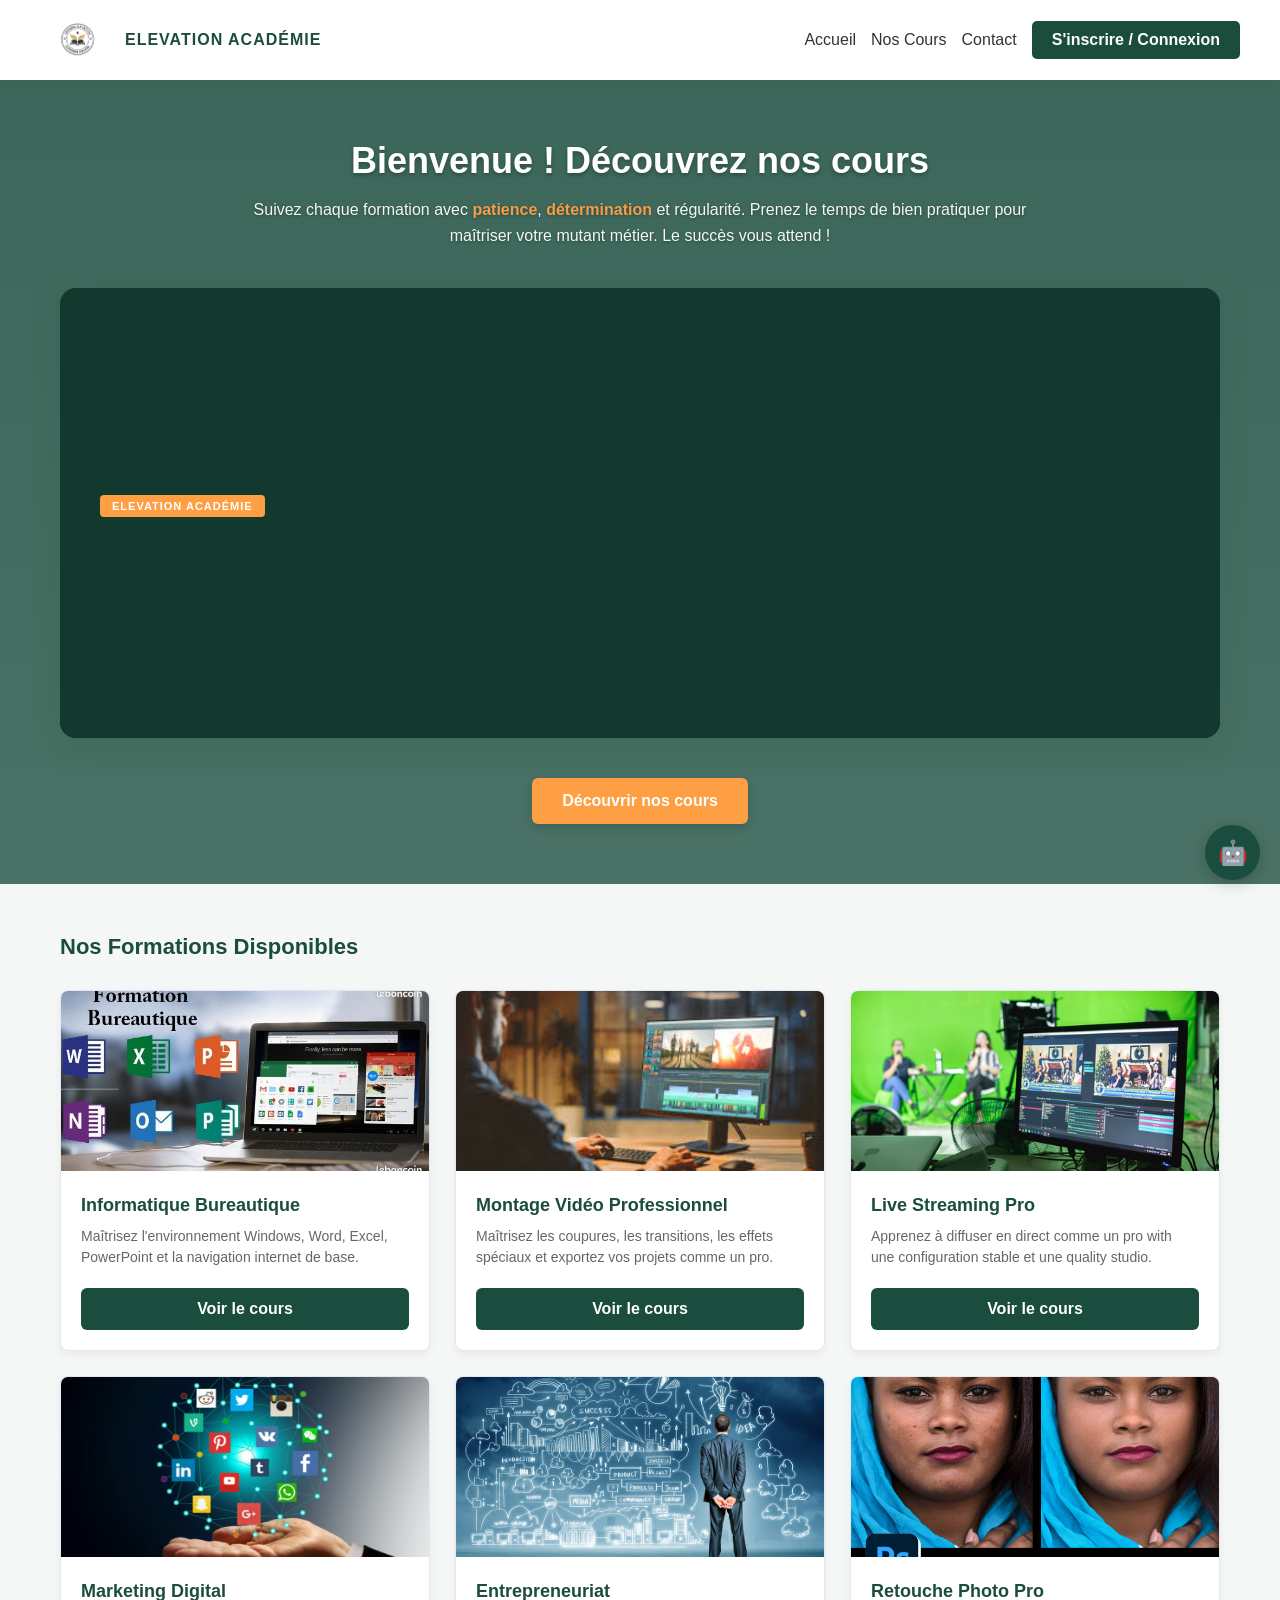
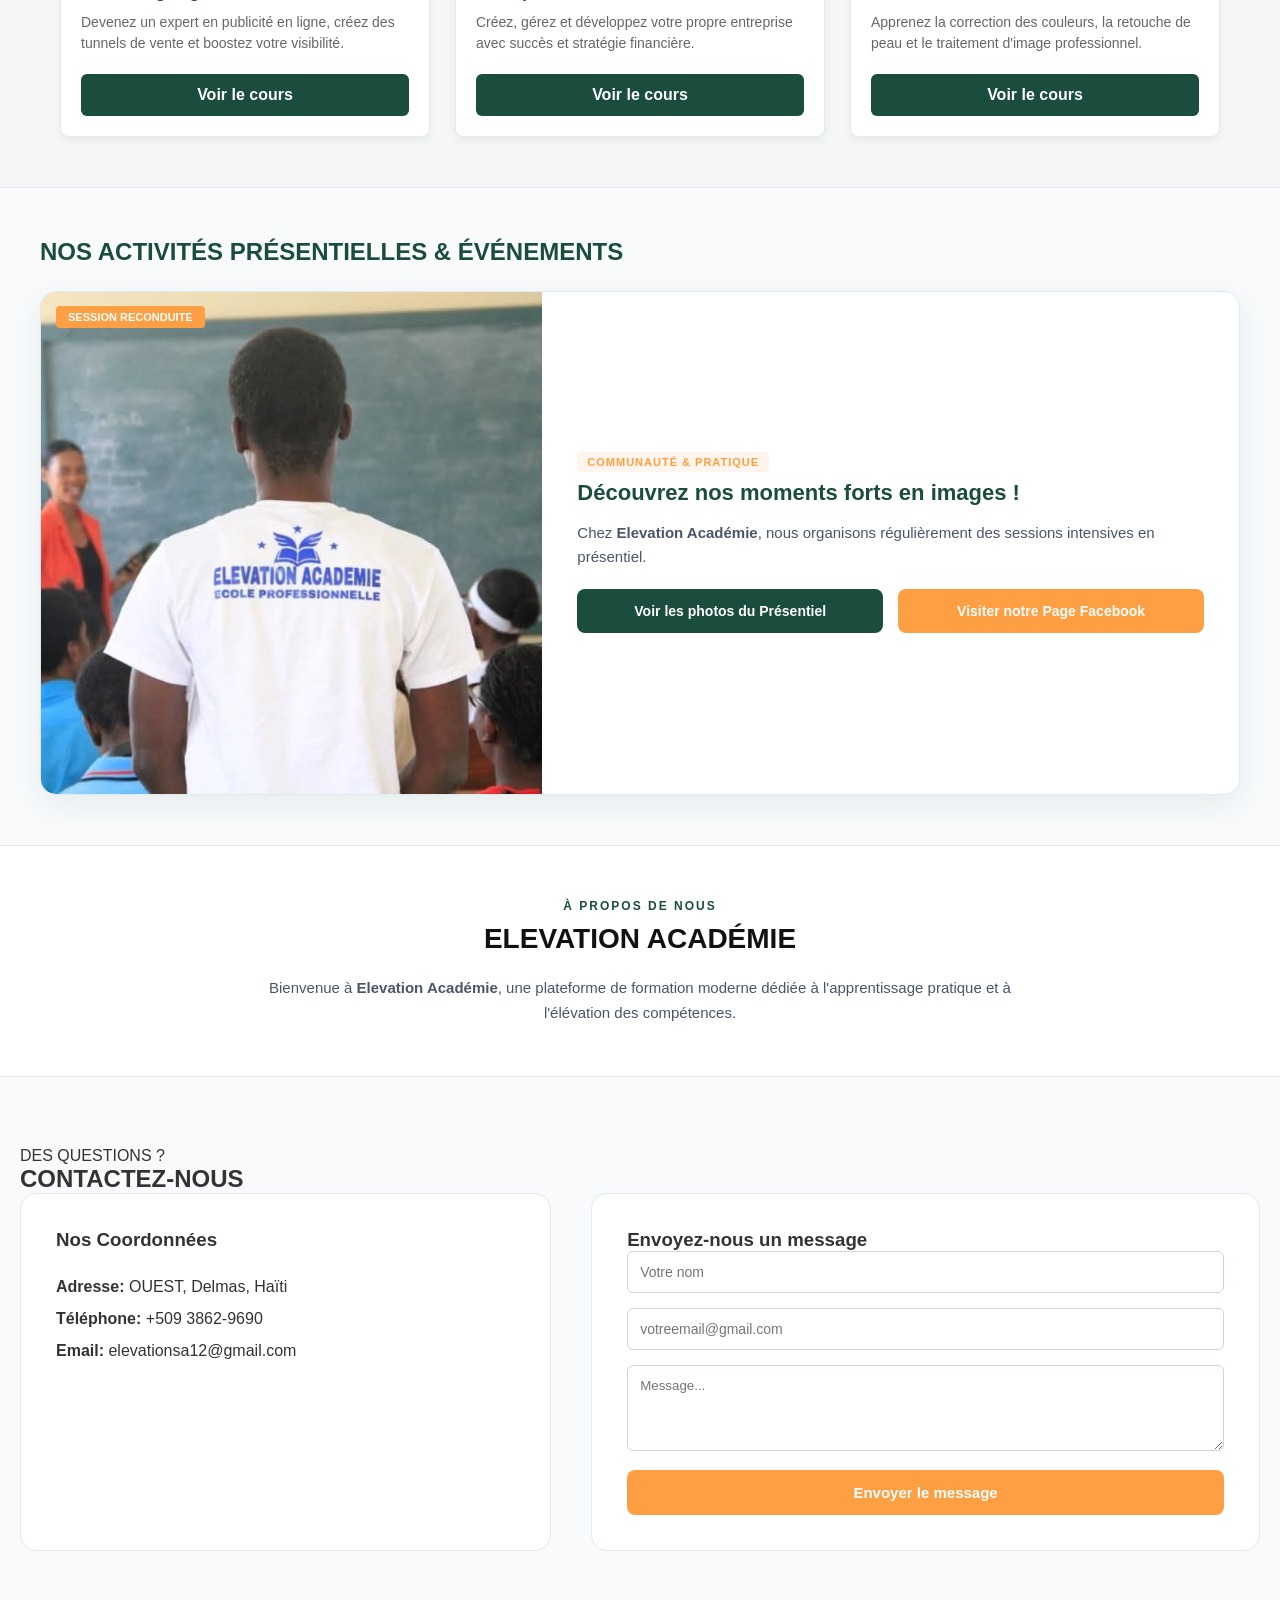
<file: index.html>
<!DOCTYPE html>
<html lang="fr">
<head>
    <meta charset="UTF-8">
    <meta name="viewport" content="width=device-width, initial-scale=1.0">
    <title>Elevation Académie - Accueil</title>
    
    <link rel="icon" href="https://img.icons8.com/fluency/48/star--v1.png" type="image/png">
    
    <style>
        * { margin: 0; padding: 0; box-sizing: border-box; font-family: 'Segoe UI', sans-serif; }
        body { background-color: #f4f7f6; color: #333; scroll-behavior: smooth; }

        /* HEADER DESIGN RESPONSIVE */
        header { display: flex; justify-content: space-between; align-items: center; padding: 15px 40px; background: #fff; box-shadow: 0 2px 5px rgba(0,0,0,0.05); flex-wrap: wrap; gap: 15px; }
        .logo-container-elevation { display: flex; align-items: center; gap: 10px; }
        .logo-container-elevation img { height: 50px; display: block; object-fit: contain; }
        .nom-academie-header { font-weight: bold; color: #1b4d3e; letter-spacing: 1px; }
        
        nav { display: flex; align-items: center; flex-wrap: wrap; gap: 15px; }
        nav a { color: #333; text-decoration: none; font-weight: 500; }
        .btn-header { background: #1b4d3e; color: white; padding: 10px 20px; border-radius: 5px; text-decoration: none; font-weight: bold; cursor: pointer; text-align: center; }

        /* GWO BANNÈ AK FOTO BACKGROUND (HERO SECTION) */
        .hero-banner { 
            background: linear-gradient(rgba(27, 77, 62, 0.85), rgba(45, 90, 76, 0.85)), url('https://images.unsplash.com/photo-1516321318423-f06f85e504b3?w=1600') no-repeat center center/cover; 
            color: white; text-align: center; padding: 60px 20px; 
        }
        .hero-banner h1 { font-size: 36px; margin-bottom: 15px; color: #ffffff; font-weight: bold; text-shadow: 0 2px 4px rgba(0,0,0,0.3); }
        .hero-banner p { font-size: 16px; max-width: 800px; margin: 0 auto 30px auto; line-height: 1.6; opacity: 0.95; text-shadow: 0 1px 3px rgba(0,0,0,0.3); }
        .hero-banner strong { color: #ff9f43; }
        
        .btn-discover { display: inline-block; background: #ff9f43; color: white; text-decoration: none; padding: 14px 30px; border-radius: 6px; font-weight: bold; font-size: 16px; transition: 0.2s; box-shadow: 0 4px 10px rgba(0,0,0,0.15); }
        .btn-discover:hover { background: #e08528; transform: translateY(-2px); }

        /* SEKSYON KOU YO (GRILLE GRID RESPONSIVE) */
        .section-cours { max-width: 1200px; margin: 50px auto; padding: 0 20px; }
        .grille-cours { display: grid; grid-template-columns: repeat(auto-fit, minmax(280px, 1fr)); gap: 25px; margin-top: 30px; }
        .carte-cours { background: white; border-radius: 8px; overflow: hidden; box-shadow: 0 4px 10px rgba(0,0,0,0.05); border: 1px solid #e2e8f0; transition: transform 0.2s; }
        .carte-cours:hover { transform: translateY(-5px); }
        .carte-cours img { width: 100%; height: 180px; object-fit: cover; }
        .cours-info { padding: 20px; }
        .cours-info h3 { font-size: 18px; color: #1b4d3e; margin-bottom: 10px; }
        .cours-info p { color: #666; font-size: 14px; line-height: 1.5; margin-bottom: 20px; }
        
        .btn { display: block; text-align: center; background: #1b4d3e; color: white; text-decoration: none; padding: 12px; border-radius: 6px; font-weight: bold; border: none; width: 100%; font-size: 16px; cursor: pointer; transition: 0.2s; }
        .btn:hover { background: #13382d; }

        /* ESPAS TRAVAY VIDEO (ÈSTRUKTIR RESPONSIVE POU TELEFÒN) */
        .section-workspace-cours { max-width: 1200px; margin: 20px auto; padding: 15px; display: none; background: white; border-radius: 12px; box-shadow: 0 4px 20px rgba(0,0,0,0.08); border: 1px solid #e2e8f0; }
        .workspace-header { background: #1b4d3e; color: white; padding: 15px; border-radius: 8px; display: flex; justify-content: space-between; align-items: center; flex-wrap: wrap; gap: 10px; }
        
        .workspace-grid { display: flex; gap: 20px; margin-top: 20px; flex-direction: column; }
        @media (min-width: 850px) { .workspace-grid { flex-direction: row; } }
        
        .video-principal-box { flex: 2; width: 100%; }
        .video-principal-box video { width: 100%; border-radius: 8px; background: #000; box-shadow: 0 4px 10px rgba(0,0,0,0.1); }
        
        .playlist-box { flex: 1; background: #f8fafc; border-radius: 8px; padding: 15px; border: 1px solid #e2e8f0; max-height: 400px; overflow-y: auto; width: 100%; }
        .playlist-title { font-size: 16px; font-weight: bold; color: #1b4d3e; margin-bottom: 15px; padding-bottom: 10px; border-bottom: 2px solid #cbd5e1; }
        .playlist-item { display: flex; align-items: center; padding: 12px; background: white; margin-bottom: 10px; border-radius: 6px; border: 1px solid #e2e8f0; cursor: pointer; transition: 0.2s; }
        .playlist-item.active { background: #e2f0ec; border-color: #1b4d3e; font-weight: bold; }
        .playlist-item.locked { opacity: 0.5; cursor: not-allowed; background: #f1f5f9; }
        .playlist-item span { font-size: 14px; color: #334155; }
        .badge-status { margin-left: auto; font-size: 11px; font-weight: bold; padding: 2px 6px; border-radius: 4px; }
        .badge-status.b-locked { background: #cbd5e1; color: #64748b; }
        .badge-status.b-unlocked { background: #ff9f43; color: white; }
        .badge-status.b-done { background: #1b4d3e; color: white; }

        /* SEKSYON ENSKRIPSYON (KACHE PA DEFO) */
        .section-signup { max-width: 400px; margin: 60px auto; background: white; padding: 30px; border-radius: 12px; box-shadow: 0 4px 20px rgba(0,0,0,0.08); border: 1px solid #e2e8f0; display: none; }
        .section-signup h2 { color: #1b4d3e; margin-bottom: 20px; text-align: center; }
        .signup-group { margin-bottom: 15px; }
        .signup-group label { display: block; margin-bottom: 5px; font-weight: bold; color: #444; font-size: 14px; }
        .signup-group input { width: 100%; padding: 12px; border: 1px solid #cbd5e1; border-radius: 6px; font-size: 14px; outline: none; }

        /* SEKSYON PWOFIL ETIDYAN */
        .section-profile { max-width: 550px; margin: 60px auto; background: white; border-radius: 12px; overflow: hidden; box-shadow: 0 4px 20px rgba(0,0,0,0.08); border: 1px solid #e2e8f0; display: none; }
        .profile-header { background: #1b4d3e; color: white; padding: 30px; text-align: center; }
        .profile-body { padding: 25px; }
        .profile-progress-card { background: #f8fafc; padding: 15px; border-radius: 8px; margin-bottom: 12px; display: flex; justify-content: space-between; align-items: center; border: 1px solid #e2e8f0; }
        .btn-logout { background: #d9534f; color: white; border: none; padding: 10px 20px; border-radius: 6px; font-weight: bold; cursor: pointer; margin-top: 15px; }

        /* BÈL DESIGN DYALOG BOX NAN MITAN EKRAN AN (CUSTOM MODAL) */
        .custom-modal { display: none; position: fixed; top: 0; left: 0; width: 100%; height: 100%; background: rgba(0,0,0,0.6); justify-content: center; align-items: center; z-index: 99999; padding: 20px; }
        .modal-content { background: white; padding: 30px; border-radius: 12px; text-align: center; max-width: 450px; width: 100%; box-shadow: 0 10px 25px rgba(0,0,0,0.2); animation: popUp 0.3s ease; }
        @keyframes popUp { from { transform: scale(0.8); opacity: 0; } to { transform: scale(1); opacity: 1; } }
        .modal-content h3 { color: #1b4d3e; font-size: 22px; margin-bottom: 12px; font-weight: bold; }
        .modal-content p { color: #555; margin-bottom: 25px; line-height: 1.5; font-size: 15px; }
        
        .modal-input { width: 100%; padding: 12px; border: 1px solid #cbd5e1; border-radius: 6px; margin-bottom: 15px; text-align: center; font-size: 18px; font-weight: bold; letter-spacing: 4px; outline: none; display: none; }
        
        .modal-btn { background: #ff9f43; color: white; border: none; padding: 12px 30px; border-radius: 6px; font-weight: bold; cursor: pointer; font-size: 16px; width: 100%; transition: 0.2s; }
        .modal-btn:hover { background: #e08528; }

        /* TI ENTELIJANS ATIFISYÈL CHATBOT GRAFIK (ROBO AI) */
        .ai-chatbot { position: fixed; bottom: 20px; right: 20px; z-index: 9999; }
        .ai-icon { background: #1b4d3e; color: white; width: 55px; height: 55px; border-radius: 50%; display: flex; justify-content: center; align-items: center; cursor: pointer; box-shadow: 0 4px 15px rgba(0,0,0,0.2); font-size: 24px; transition: transform 0.2s; }
        .ai-icon:hover { transform: scale(1.05); }
        .ai-box { display: none; width: 300px; height: 380px; background: white; border-radius: 12px; box-shadow: 0 5px 25px rgba(0,0,0,0.15); border: 1px solid #e2e8f0; position: absolute; bottom: 65px; right: 0; overflow: hidden; flex-direction: column; }
        .ai-header { background: #1b4d3e; color: white; padding: 12px; font-weight: bold; font-size: 14px; display: flex; justify-content: space-between; align-items: center; }
        .ai-messages { flex: 1; padding: 10px; overflow-y: auto; font-size: 13px; display: flex; flex-direction: column; gap: 8px; background: #f8fafc; }
        .msg { padding: 8px 12px; border-radius: 8px; max-width: 85%; line-height: 1.4; }
        .msg.bot { background: #fff; align-self: flex-start; border: 1px solid #e2e8f0; color: #333; }
        .msg.user { background: #e2f0ec; color: #1b4d3e; align-self: flex-end; font-weight: 500; }
        .ai-input-zone { display: flex; border-top: 1px solid #e2e8f0; background: white; }
        .ai-input-zone input { flex: 1; border: none; padding: 12px; outline: none; font-size: 13px; }
        .ai-input-zone button { background: #ff9f43; color: white; border: none; padding: 0 15px; cursor: pointer; font-weight: bold; font-size: 13px; }

        /* SEKSYON LÒT FOTO AK VIDEO DESIGN YO */
        .section-video-presentation { max-width: 1200px; margin: 40px auto; padding: 0 20px; }
        .video-container { position: relative; width: 100%; height: 450px; border-radius: 16px; overflow: hidden; box-shadow: 0 10px 30px rgba(27, 77, 62, 0.15); background-color: #13382d; }
        .video-container video { width: 100%; height: 100%; object-fit: cover; }
        .overlay-video { position: absolute; top: 0; left: 0; width: 100%; height: 100%; background: linear-gradient(rgba(19, 56, 45, 0.5), rgba(19, 56, 45, 0.85)); display: flex; align-items: center; padding: 40px; }
        .kontni-video { max-width: 600px; color: white; text-align: left; }
        .badge-video { background: #ff9f43; color: white; padding: 5px 12px; font-size: 11px; font-weight: bold; border-radius: 4px; letter-spacing: 1px; display: inline-block; margin-bottom: 15px; }

        .section-activites-pro { background-color: #f8fafc; padding: 50px 20px; margin-top: 50px; border-top: 1px solid #e2e8f0; }
        .activites-wrapper { max-width: 1200px; margin: 0 auto; }
        .main-title-activites { font-size: 24px; color: #1b4d3e; margin-bottom: 25px; font-weight: 700; text-transform: uppercase; }
        .carte-evenement-graphique { display: flex; background: #ffffff; border-radius: 16px; overflow: hidden; box-shadow: 0 10px 30px rgba(27, 77, 62, 0.08); border: 1px solid #e2e8f0; }
        .zone-image-evenement { flex: 1.2; position: relative; min-height: 350px; }
        .zone-image-evenement img { width: 100%; height: 100%; object-fit: cover; display: block; }
        .overlay-photo { position: absolute; top: 15px; left: 15px; }
        .badge-live { background: #ff9f43; color: white; padding: 5px 12px; font-size: 11px; font-weight: bold; border-radius: 4px; }
        .zone-details-evenement { flex: 1.5; padding: 35px; display: flex; flex-direction: column; justify-content: center; }
        .tag-context { color: #ff9f43; font-size: 11px; font-weight: bold; letter-spacing: 1px; margin-bottom: 8px; display: inline-block; background: rgba(255, 159, 67, 0.1); padding: 4px 10px; border-radius: 4px; width: fit-content; }
        .zone-details-evenement h3 { font-size: 22px; color: #1b4d3e; margin-bottom: 15px; font-weight: 700; }
        .zone-details-evenement p { font-size: 15px; line-height: 1.6; color: #4a5568; margin-bottom: 20px; }
        .bloc-actions-sociales { display: flex; gap: 15px; flex-wrap: wrap; }
        .btn-action-evenement { flex: 1; min-width: 200px; text-align: center; text-decoration: none; padding: 14px 20px; font-weight: bold; font-size: 14px; border-radius: 8px; transition: 0.2s; }
        .btn-action-evenement:hover { opacity: 0.9; transform: translateY(-1px); }
        .btn-galerie { background-color: #1b4d3e; color: white; }
        .btn-page-fb { background-color: #ff9f43; color: white; }

        .section-about-elevation { background-color: #ffffff; padding: 50px 20px; text-align: center; border-top: 1px solid #e2e8f0; border-bottom: 1px solid #e2e8f0; }
        .about-container { max-width: 800px; margin: 0 auto; }
        .about-subtitle { display: inline-block; font-size: 12px; font-weight: bold; color: #1b4d3e; letter-spacing: 2px; margin-bottom: 10px; text-transform: uppercase; }
        .about-main-title { font-size: 28px; font-weight: 800; color: #111111; margin-bottom: 20px; text-transform: uppercase; }
        .about-text-content p { font-size: 15px; line-height: 1.7; color: #4a5568; font-weight: 500; }

        .section-contact-elevation { background-color: #f8fafc; padding: 70px 20px; }
        .contact-grid { display: flex; gap: 40px; }
        .contact-info-box { flex: 1; background: #ffffff; padding: 35px; border-radius: 16px; border: 1px solid #e2e8f0; }
        .contact-form-box { flex: 1.3; background: #ffffff; padding: 35px; border-radius: 16px; border: 1px solid #e2e8f0; }
        .btn-submit-contact { background-color: #ff9f43; color: white; border: none; padding: 14px 25px; font-weight: bold; border-radius: 8px; width: 100%; cursor: pointer; font-size: 15px; transition: 0.2s; }
        .btn-submit-contact:hover { background: #e08528; }

        @media (max-width: 850px) {
            header { padding: 15px; justify-content: center; text-align: center; }
            nav { justify-content: center; width: 100%; }
            .hero-banner h1 { font-size: 26px; }
            .video-container { height: 250px; }
            .overlay-video { padding: 20px; }
            .carte-evenement-graphique, .contact-grid { flex-direction: column; }
            .bloc-actions-sociales { flex-direction: column; }
            .btn-action-evenement { width: 100%; }
        }
    </style>
</head>
<body>

    <div id="popup-modal" class="custom-modal">
        <div class="modal-content">
            <h3 id="modal-titre">Notification</h3>
            <p id="modal-mesaj">Message...</p>
            <input type="text" id="modal-champ-code" class="modal-input" placeholder="0000" maxlength="4">
            <button class="modal-btn" id="modal-bouton-femen">OK</button>
        </div>
    </div>

    <header>
        <div class="logo-container-elevation">
            <img src="logo.png" alt="Logo Elevation Académie">
            <span class="nom-academie-header">ELEVATION ACADÉMIE</span>
        </div>
        <nav>
            <a href="#" onclick="retounenNanLis()">Accueil</a>
            <a href="#cours" onclick="retounenNanLis()">Nos Cours</a>
            <a href="#contact" onclick="retounenNanLis()">Contact</a>
            <a href="#" class="btn-header" id="bouton-koneksyon" onclick="navigeBoutonDinamik(event)">S'inscrire / Connexion</a>
        </nav>
    </header>

    <div id="blok-paj-akey">
        <section class="hero-banner">
            <h1>Bienvenue ! Découvrez nos cours</h1>
            <p>Suivez chaque formation avec <strong>patience</strong>, <strong>détermination</strong> et régularité. Prenez le temps de bien pratiquer pour maîtriser votre mutant métier. Le succès vous attend !</p>
            
            <section class="section-video-presentation">
                <div class="video-container">
                    <video autoplay muted loop playsinline id="video-promo-elevation">
                        <source src="presentation.mp4.mp4" type="video/mp4">
                    </video>
                    <div class="overlay-video">
                        <div class="kontni-video">
                            <span class="badge-video">ELEVATION ACADÉMIE</span>
                        </div>
                    </div>
                </div>
            </section>
            <a href="#cours" class="btn-discover">Découvrir nos cours</a>
        </section>

        <section id="cours" class="section-cours">
            <h2 style="font-size: 22px; color: #1b4d3e; font-weight: bold; margin-bottom: 10px;"> Nos Formations Disponibles</h2>
            <div class="grille-cours">
                
                <div class="carte-cours">
                    <img src="informatique.jpg.jpg" alt="Informatique">
                    <div class="cours-info">
                        <h3>Informatique Bureautique</h3>
                        <p>Maîtrisez l'environnement Windows, Word, Excel, PowerPoint et la navigation internet de base.</p>
                        <button class="btn" onclick="verifierConnexion(event, 'informatique', 'Informatique Bureautique')">Voir le cours</button>
                    </div>
                </div>

                <div class="carte-cours">
                    <img src="montage.jpg.jfif" alt="Montage Vidéo">
                    <div class="cours-info">
                        <h3>Montage Vidéo Professionnel</h3>
                        <p>Maîtrisez les coupures, les transitions, les effets spéciaux et exportez vos projets comme un pro.</p>
                        <button class="btn" onclick="verifierConnexion(event, 'montage', 'Montage Vidéo Professionnel')">Voir le cours</button>
                    </div>
                </div>

                <div class="carte-cours">
                    <img src="live.jpg.jpg" alt="Live Streaming">
                    <div class="cours-info">
                        <h3>Live Streaming Pro</h3>
                        <p>Apprenez à diffuser en direct comme un pro with une configuration stable et une quality studio.</p>
                        <button class="btn" onclick="verifierConnexion(event, 'streaming', 'Live Streaming Pro')">Voir le cours</button>
                    </div>
                </div>

                <div class="carte-cours">
                    <img src="marketing.jpg.jpg" alt="Marketing Digital">
                    <div class="cours-info">
                        <h3>Marketing Digital</h3>
                        <p>Devenez un expert en publicité en ligne, créez des tunnels de vente et boostez votre visibilité.</p>
                        <button class="btn" onclick="verifierConnexion(event, 'marketing', 'Marketing Digital')">Voir le cours</button>
                    </div>
                </div>

                <div class="carte-cours">
                    <img src="entrepreunariat.jpg.png" alt="Entrepreneuriat">
                    <div class="cours-info">
                        <h3>Entrepreneuriat</h3>
                        <p>Créez, gérez et développez votre propre entreprise avec succès et stratégie financière.</p>
                        <button class="btn" onclick="verifierConnexion(event, 'entrepreneuriat', 'Entrepreneuriat')">Voir le cours</button>
                    </div>
                </div>

                <div class="carte-cours">
                    <img src="retouche.jpg.jpg" alt="Retouche Photo">
                    <div class="cours-info">
                        <h3>Retouche Photo Pro</h3>
                        <p>Apprenez la correction des couleurs, la retouche de peau et le traitement d'image professionnel.</p>
                        <button class="btn" onclick="verifierConnexion(event, 'retouche', 'Retouche Photo Pro')">Voir le cours</button>
                    </div>
                </div>

            </div>
        </section>

        <section class="section-activites-pro">
            <div class="activites-wrapper">
                <h2 class="main-title-activites">Nos Activités Présentielles & Événements</h2>
                <div class="carte-evenement-graphique">
                    <div class="zone-image-evenement">
                        <img src="pwoje-presansyel.jpg.jpg" alt="Formation Présentielle Elevation Académie">
                        <div class="overlay-photo"><span class="badge-live"> SESSION RECONDUITE</span></div>
                    </div>
                    <div class="zone-details-evenement">
                        <span class="tag-context">COMMUNAUTÉ & PRATIQUE</span>
                        <h3>Découvrez nos moments forts en images !</h3>
                        <p>Chez <strong>Elevation Académie</strong>, nous organisons régulièrement des sessions intensives en présentiel.</p>
                        <div class="bloc-actions-sociales">
                            <a href="https://www.facebook.com/share/p/18oaQ8b2Nq/" target="_blank" class="btn-action-evenement btn-galerie">Voir les photos du Présentiel</a>
                            <a href="https://www.facebook.com/profile.php?id=61561248823386" target="_blank" class="btn-action-evenement btn-page-fb">Visiter notre Page Facebook</a>
                        </div>
                    </div>
                </div>
            </div>
        </section>

        <section class="section-about-elevation">
            <div class="about-container">
                <span class="about-subtitle">À PROPOS DE NOUS</span>
                <h2 class="about-main-title">ELEVATION ACADÉMIE</h2>
                <div class="about-text-content">
                    <p>Bienvenue à <strong>Elevation Académie</strong>, une plateforme de formation moderne dédiée à l'apprentissage pratique et à l'élévation des compétences.</p>
                </div>
            </div>
        </section>
    </div>

    <section id="workspace-cours" class="section-workspace-cours">
        <div class="workspace-header">
            <h2 id="titre-kou-aktif">Cours</h2>
            <button onclick="retounenNanLis()" style="background:#ff9f43; color:white; border:none; padding:8px 15px; border-radius:5px; font-weight:bold; cursor:pointer;">Retour aux formations</button>
        </div>
        <div class="workspace-grid">
            <div class="video-principal-box">
                <video id="lecteur-video-elevation" controls controlsList="nodownload" onended="videoFini()"></video>
                <h3 id="titre-video-aktif" style="margin-top:15px; color:#1b4d3e;">Titre de la vidéo</h3>
                <p style="color:#666; margin-top:5px; font-size:14px;">Vous devez terminer cette vidéo pour débloquer la session suivante.</p>
            </div>
            <div class="playlist-box">
                <div class="playlist-title" id="playlist-titre-dinamik">Programme des cours</div>
                <div id="lis-video-kontener"></div>
            </div>
        </div>
    </section>

    <section id="blok-paj-signup" class="section-signup">
        <h2>Créer un compte</h2>
        <form id="formulaire-signup-sistèm" onsubmit="fèEnskripsyonMoun(event)">
            <div class="signup-group">
                <label>Nom complet</label>
                <input type="text" id="ins-nom" placeholder="Ex: Joseph Christ Adelson" required>
            </div>
            <div class="signup-group">
                <label>Adresse E-mail (Gmail)</label>
                <input type="email" id="ins-email" placeholder="votreemail@gmail.com" required>
            </div>
            <button type="submit" class="btn" style="background:#ff9f43;">S'inscrire</button>
        </form>
    </section>

    <section id="blok-paj-profil" class="section-profile">
        <div class="profile-header">
            <h2 id="etidyan-pwofil-nom">Nom de l'étudiant</h2>
            <p id="etidyan-pwofil-email">email@gmail.com</p>
        </div>
        <div class="profile-body">
            <h3 style="color:#1b4d3e; margin-bottom:15px;">Votre Progression Académique</h3>
            <div id="kontener-lis-pwogres-pwofil"></div>
            <div style="text-align:center; margin-top:20px;">
                <button class="btn" onclick="retounenNanLis()">Retour à l'accueil</button>
                <button class="btn-logout" onclick="dekonetItilizate()">Déconnexion</button>
            </div>
        </div>
    </section>

    <section id="contact" class="section-contact-elevation">
        <div class="contact-wrapper">
            <span class="contact-subtitle">DES QUESTIONS ?</span>
            <h2 class="contact-main-title">CONTACTEZ-NOUS</h2>
            <div class="contact-grid">
                <div class="contact-info-box">
                    <h3>Nos Coordonnées</h3>
                    <div style="margin-top:20px; line-height:2;">
                        <p><strong>Adresse:</strong> OUEST, Delmas, Haïti</p>
                        <p><strong>Téléphone:</strong> +509 3862-9690</p>
                        <p><strong>Email:</strong> elevationsa12@gmail.com</p>
                    </div>
                </div>
                <div class="contact-form-box">
                    <h3>Envoyez-nous un message</h3>
                    <form id="formulaire-contact" onsubmit="voyeMesajKontak(event)">
                        <div class="signup-group"><input type="text" id="nom-complet" placeholder="Votre nom" required></div>
                        <div class="signup-group"><input type="email" id="email-contact" placeholder="votreemail@gmail.com" required></div>
                        <div class="signup-group"><textarea id="message-contact" rows="4" style="width:100%; padding:12px; border:1px solid #cbd5e1; border-radius:6px;" placeholder="Message..." required></textarea></div>
                        <button type="submit" class="btn-submit-contact">Envoyer le message</button>
                    </form>
                </div>
            </div>
        </div>
    </section>

    <div class="ai-chatbot">
        <div class="ai-icon" onclick="toggleAIBox()">🤖</div>
        <div class="ai-box" id="ai-box-chat">
            <div class="ai-header">
                <span>Assistant Elevation AI</span>
                <span style="cursor:pointer; font-weight:bold;" onclick="toggleAIBox()">X</span>
            </div>
            <div class="ai-messages" id="ai-flow-mesaj">
                <div class="msg bot">Bonjour ! Je suis l'IA d'Elevation Académie. Posez-moi vos questions sur nos formations ou vos certificats !</div>
            </div>
            <div class="ai-input-zone">
                <input type="text" id="ai-input-tèks" placeholder="Posez votre question...">
                <button onclick="voyeMesajAI()">Envoyer</button>
            </div>
        </div>
    </div>

    <script>
    const bazDoneVideyo = {
        informatique: [
            { id: 1, titre: "Info 01: Introduction et decouvrir Excel", url: "introductions.mp4.mp4" },
            { id: 2, titre: "Info 02: Gestion des fichiers", url: "https://www.w3schools.com/html/movie.mp4" },
            { id: 3, titre: "Info 03: Découverte de Microsoft Word", url: "https://vjs.zencdn.net/v/oceans.mp4" },
            { id: 4, titre: "Info 04: Mise en page professionnelle", url: "https://www.w3schools.com/html/movie.mp4" },
            { id: 5, titre: "Info 05: Introduction à MS Excel", url: "https://vjs.zencdn.net/v/oceans.mp4" },
            { id: 6, titre: "Info 06: Formules et Tableaux Excel", url: "https://www.w3schools.com/html/movie.mp4" },
            { id: 7, titre: "Info 07: Créer un PowerPoint captivant", url: "https://vjs.zencdn.net/v/oceans.mp4" },
            { id: 8, titre: "Info 08: Sécurité sur internet", url: "https://www.w3schools.com/html/movie.mp4" },
            { id: 9, titre: "Info 09: Outils Cloud (Google Drive)", url: "https://vjs.zencdn.net/v/oceans.mp4" },
            { id: 10, titre: "Info 10: Évaluation et Synthèse finale", url: "https://www.w3schools.com/html/movie.mp4" }
        ],
        montage: [
            { id: 1, titre: "Montage 01: Bases du Montage Vidéo", url: "https://vjs.zencdn.net/v/oceans.mp4" },
            { id: 2, titre: "Montage 02: Importation et Coupures", url: "https://www.w3schools.com/html/movie.mp4" },
            { id: 3, titre: "Montage 03: Gestion du pistes Audio", url: "https://vjs.zencdn.net/v/oceans.mp4" },
            { id: 4, titre: "Montage 04: Effets et Transitions Pro", url: "https://www.w3schools.com/html/movie.mp4" },
            { id: 5, titre: "Montage 05: Colorimétrie et Étalonnage", url: "https://vjs.zencdn.net/v/oceans.mp4" },
            { id: 6, titre: "Montage 06: Effets Spéciaux de Base", url: "https://www.w3schools.com/html/movie.mp4" },
            { id: 7, titre: "Montage 07: Intégration de Titres Animés", url: "https://vjs.zencdn.net/v/oceans.mp4" },
            { id: 8, titre: "Montage 08: Sound Design de mutant", url: "https://www.w3schools.com/html/movie.mp4" },
            { id: 9, titre: "Montage 09: Exportation optimale YouTube", url: "https://vjs.zencdn.net/v/oceans.mp4" },
            { id: 10, titre: "Montage 10: Projet final complet", url: "https://www.w3schools.com/html/movie.mp4" }
        ],
        streaming: [
            { id: 1, titre: "Stream 01: Introduction au Live Streaming", url: "https://vjs.zencdn.net/v/oceans.mp4" },
            { id: 2, titre: "Stream 02: Configuration de OBS Studio", url: "https://www.w3schools.com/html/movie.mp4" },
            { id: 3, titre: "Stream 03: Paramètres Audio et Micros", url: "https://vjs.zencdn.net/v/oceans.mp4" },
            { id: 4, titre: "Stream 04: Scènes et Sources complexes", url: "https://www.w3schools.com/html/movie.mp4" },
            { id: 5, titre: "Stream 05: Gestion de la Bande Passante", url: "https://vjs.zencdn.net/v/oceans.mp4" },
            { id: 6, titre: "Stream 06: Diffusion Multistream", url: "https://www.w3schools.com/html/movie.mp4" },
            { id: 7, titre: "Stream 07: Intégration des Alertes Live", url: "https://vjs.zencdn.net/v/oceans.mp4" },
            { id: 8, titre: "Stream 08: Interaction avec le Chat", url: "https://vjs.zencdn.net/v/oceans.mp4" },
            { id: 9, titre: "Stream 09: Résolution des Bugs de Stream", url: "https://vjs.zencdn.net/v/oceans.mp4" },
            { id: 10, titre: "Stream 10: Lancement de votre premier Live", url: "https://www.w3schools.com/html/movie.mp4" }
        ],
        marketing: [
            { id: 1, titre: "Marketing 01: Fondations du Digital", url: "https://vjs.zencdn.net/v/oceans.mp4" },
            { id: 2, titre: "Marketing 02: Création de Tunnels de Vente", url: "https://www.w3schools.com/html/movie.mp4" },
            { id: 3, titre: "Marketing 03: Publicité Facebook & Instagram Ads", url: "https://www.w3schools.com/html/movie.mp4" },
            { id: 4, titre: "Marketing 04: Analyse des Statistiques", url: "https://www.w3schools.com/html/movie.mp4" },
            { id: 5, titre: "Marketing 05: Email Marketing Automatisé", url: "https://vjs.zencdn.net/v/oceans.mp4" },
            { id: 6, titre: "Marketing 06: Stratégie de Contenu Organique", url: "https://vjs.zencdn.net/v/oceans.mp4" },
            { id: 7, titre: "Marketing 07: Copywriting d'Impact", url: "https://vjs.zencdn.net/v/oceans.mp4" },
            { id: 8, titre: "Marketing 08: Branding et Image de Marque", url: "https://www.w3schools.com/html/movie.mp4" },
            { id: 9, titre: "Marketing 09: Vendre des Produits Digitaux", url: "https://vjs.zencdn.net/v/oceans.mp4" },
            { id: 10, titre: "Marketing 10: Plan d'Action sur 90 Jours", url: "https://vjs.zencdn.net/v/oceans.mp4" }
        ],
        entrepreneuriat: [
            { id: 1, titre: "Entreprendre 01: Esprit Entrepreneurial", url: "https://vjs.zencdn.net/v/oceans.mp4" },
            { id: 2, titre: "Entreprendre 02: Trouver une Idée Rentable", url: "https://www.w3schools.com/html/movie.mp4" },
            { id: 3, titre: "Entreprendre 03: Étude de Marché", url: "https://vjs.zencdn.net/v/oceans.mp4" },
            { id: 4, titre: "Entreprendre 04: Création du Business Plan", url: "https://vjs.zencdn.net/v/oceans.mp4" },
            { id: 5, titre: "Entreprendre 05: Gestion Financière Légère", url: "https://vjs.zencdn.net/v/oceans.mp4" },
            { id: 6, titre: "Entreprendre 06: Légalisation et Structure", url: "https://vjs.zencdn.net/v/oceans.mp4" },
            { id: 7, titre: "Entreprendre 07: Stratégie de Vente B2B/B2C", url: "https://vjs.zencdn.net/v/oceans.mp4" },
            { id: 8, titre: "Entreprendre 08: Recrutement et Délégation", url: "https://www.w3schools.com/html/movie.mp4" },
            { id: 9, titre: "Entreprendre 09: Gestion du Stress et Leadership", url: "https://vjs.zencdn.net/v/oceans.mp4" },
            { id: 10, titre: "Entreprendre 10: Pitch devant des Investisseurs", url: "https://www.w3schools.com/html/movie.mp4" }
        ],
        retouche: [
            { id: 1, titre: "Retouche 01: Introduction à Photoshop", url: "https://vjs.zencdn.net/v/oceans.mp4" },
            { id: 2, titre: "Retouche 02: Gestion des Calques", url: "https://www.w3schools.com/html/movie.mp4" },
            { id: 3, titre: "Retouche 03: Correction de l'exposition", url: "https://vjs.zencdn.net/v/oceans.mp4" },
            { id: 4, titre: "Retouche 04: Théorie des Couleurs", url: "https://vjs.zencdn.net/v/oceans.mp4" },
            { id: 5, titre: "Retouche 05: Nettoyage de Peau Pro", url: "https://vjs.zencdn.net/v/oceans.mp4" },
            { id: 6, titre: "Retouche 06: Détourage d'objets complexe", url: "https://vjs.zencdn.net/v/oceans.mp4" },
            { id: 7, titre: "Retouche 07: Dodge and Burn", url: "https://vjs.zencdn.net/v/oceans.mp4" },
            { id: 8, titre: "Retouche 08: Effets de Lumières Artificielles", url: "https://www.w3schools.com/html/movie.mp4" },
            { id: 9, titre: "Retouche 09: Exportation Haute Définition", url: "https://vjs.zencdn.net/v/oceans.mp4" },
            { id: 10, titre: "Retouche 10: Portfolio et Vente de services", url: "https://vjs.zencdn.net/v/oceans.mp4" }
        ]
    };

    let idKouKouran = "";
    let endisVideoKouran = 0;
    
    let kachNom = "";
    let kachEmail = "";
    const KOD_KOREK = "1234"; // Kòd sekirite pou validasyon Gmail la

    function montreDyalogModal(titre, mesaj, montreInput = false, fonksyonAksyon = null) {
        document.getElementById('modal-titre').innerText = titre;
        document.getElementById('modal-mesaj').innerText = mesaj;
        
        let champCode = document.getElementById('modal-champ-code');
        if (montreInput) {
            champCode.style.display = 'block';
            champCode.value = "";
        } else {
            champCode.style.display = 'none';
        }
        
        let btn = document.getElementById('modal-bouton-femen');
        btn.onclick = function() {
            if (montreInput) {
                if (champCode.value.trim() === KOD_KOREK) {
                    fermenModal();
                    if (fonksyonAksyon) fonksyonAksyon();
                } else {
                    alert("Code incorrect ! Veuillez vérifier le code envoyé sur votre compte Gmail (Mete 1234).");
                }
            } else {
                fermenModal();
                if (fonksyonAksyon) fonksyonAksyon();
            }
        };
        
        document.getElementById('popup-modal').style.display = 'flex';
    }

    function fermenModal() {
        document.getElementById('popup-modal').style.display = 'none';
    }

    window.onload = function() {
        mizajouBoutonHeader();
        
        let denyePaj = localStorage.getItem('paj_kouran_aktif') || 'akey';
        
        if (denyePaj === 'workspace') {
            let kouId = localStorage.getItem('cours_choisi');
            if (kouId) {
                let nomBèl = kouId.charAt(0).toUpperCase() + kouId.slice(1);
                chajeWorkspaceKou(kouId, nomBèl, true);
            } else {
                retounenNanLis();
            }
        } else if (denyePaj === 'profil') {
            navigeBoutonDinamik();
        } else if (denyePaj === 'signup') {
            asirePajKache();
            document.getElementById('blok-paj-signup').style.display = 'block';
        } else {
            retounenNanLis();
        }

        window.scrollTo({ top: 0, behavior: 'instant' });
    };

    function mizajouBoutonHeader() {
        let itilizateKonekte = localStorage.getItem('elevation_user_name');
        let boutonConnexion = document.getElementById('bouton-koneksyon');
        
        if (itilizateKonekte) {
            boutonConnexion.innerText = "Profil: " + itilizateKonekte;
            boutonConnexion.style.background = "#ff9f43";
        } else {
            boutonConnexion.innerText = "S'inscrire / Connexion";
            boutonConnexion.style.background = "#1b4d3e";
        }
    }

    function navigeBoutonDinamik(event) {
        if (event) event.preventDefault();
        let itilizateKonekte = localStorage.getItem('elevation_user_name');
        
        if (itilizateKonekte) {
            asirePajKache();
            localStorage.setItem('paj_kouran_aktif', 'profil');
            
            document.getElementById('etidyan-pwofil-nom').innerText = itilizateKonekte;
            document.getElementById('etidyan-pwofil-email').innerText = localStorage.getItem('elevation_user_email');
            
            let kontener = document.getElementById('kontener-lis-pwogres-pwofil');
            kontener.innerHTML = "";
            Object.keys(bazDoneVideyo).forEach(kouKey => {
                let pwo = localStorage.getItem('pwogres_kou_' + kouKey) || 1;
                let titBèl = kouKey.charAt(0).toUpperCase() + kouKey.slice(1);
                kontener.innerHTML += `
                    <div class="profile-progress-card">
                        <strong>Formation ${titBèl}</strong>
                        <span style="color:#1b4d3e; font-weight:bold;">Session ${pwo} / 10</span>
                    </div>
                `;
            });
            
            document.getElementById('blok-paj-profil').style.display = 'block';
            window.scrollTo({ top: 0, behavior: 'smooth' });
        } else {
            asirePajKache();
            localStorage.setItem('paj_kouran_aktif', 'signup');
            document.getElementById('blok-paj-signup').style.display = 'block';
            window.scrollTo({ top: 0, behavior: 'smooth' });
        }
    }

    function fèEnskripsyonMoun(event) {
        event.preventDefault();
        kachNom = document.getElementById('ins-nom').value.trim();
        kachEmail = document.getElementById('ins-email').value.trim();

        montreDyalogModal(
            "Validation de votre compte Gmail 📧", 
            "Un code de validation virtuel a été envoyé à " + kachEmail + ". Entrez le code à 4 chiffres ci-dessous pour activer votre espace :",
            true, 
            finaliseSoveDoneEnskripsyon
        );
    }

    // LYEN FORMSPREE INTEGRÉ NET AK MODÈL FETCH AJAX KI PA RAFRECHI PAJ LA
    function finaliseSoveDoneEnskripsyon() {
        localStorage.setItem('elevation_user_name', kachNom);
        localStorage.setItem('elevation_user_email', kachEmail);
        
        // Prepare done yo sou fòma FormData pou Formspree
        let doneFormspree = new FormData();
        doneFormspree.append("Nom_Complet", kachNom);
        doneFormspree.append("Gmail", kachEmail);
        
        // KÒD FETCH AJAX SOU FORMSPREE OU A
        fetch("https://formspree.io/f/xdavvwkw", {
            method: "POST",
            body: doneFormspree,
            headers: { 'Accept': 'application/json' }
        })
        .then(response => {
            if(response.ok) {
                console.log("Done etidyan an voye sou Formspree pwofesyonèl ou a!");
            }
        })
        .catch(error => console.error("Erreur d'envoi Formspree:", error));
        
        mizajouBoutonHeader();
        
        document.getElementById('etidyan-pwofil-nom').innerText = kachNom;
        document.getElementById('etidyan-pwofil-email').innerText = kachEmail;

        let kouChwazi = localStorage.getItem('cours_choisi');
        if (kouChwazi) {
            chajeWorkspaceKou(kouChwazi, kouChwazi.charAt(0).toUpperCase() + kouChwazi.slice(1));
        } else {
            retounenNanLis();
        }
    }

    function verifierConnexion(event, coursId, nomKou) {
        if (event) event.preventDefault();
        localStorage.setItem('cours_choisi', coursId);
        
        let isConnected = !!localStorage.getItem('elevation_user_name');

        if (isConnected) {
            let dejaEnskriNanKouSa = localStorage.getItem('form_' + coursId);

            if (!dejaEnskriNanKouSa) {
                localStorage.setItem('form_' + coursId, "true");
                montreDyalogModal("Formulaire d'Inscription", "Vous allez être redirigé vers le formulaire Google pour valider votre accès officiel à : " + nomKou, false, function() {
                    let lyenGoogleForm = "https://docs.google.com/forms/d/e/1FAIpQLSc8tsABw42wrrb1ncDmmCwc7Wk26uRLENBk-w-TUiHKy2OeFQ/viewform?usp=publish-editor";
                    window.open(lyenGoogleForm, '_blank');
                    chajeWorkspaceKou(coursId, nomKou);
                });
            } else {
                chajeWorkspaceKou(coursId, nomKou);
            }
        } else {
            montreDyalogModal("Validation Requise 🔒", "Veuillez créer un compte et valider votre adresse Gmail pour débloquer l'accès aux vidéos.", false, function() {
                navigeBoutonDinamik();
            });
        }
    }

    function chajeWorkspaceKou(coursId, nomKou, sotiNanRefresh = false) {
        idKouKouran = coursId;
        asirePajKache();
        localStorage.setItem('paj_kouran_aktif', 'workspace');
        
        document.getElementById('titre-kou-aktif').innerText = nomKou;
        document.getElementById('playlist-titre-dinamik').innerText = "Programme: " + nomKou + " (10 Sessions)";
        document.getElementById('workspace-cours').style.display = 'block';
        
        let maxDebloke = parseInt(localStorage.getItem('pwogres_kou_' + idKouKouran)) || 1;
        
        manteLisVideyo(maxDebloke);

        if (sotiNanRefresh) {
            let denyeEndisJwe = parseInt(localStorage.getItem('denye_index_video_' + idKouKouran)) || 0;
            jweVideo(denyeEndisJwe);
        } else {
            jweVideo(0); 
        }
        
        window.scrollTo({ top: 0, behavior: 'smooth' });
    }

    function manteLisVideyo(maxDebloke) {
        let kontener = document.getElementById('lis-video-kontener');
        kontener.innerHTML = "";
        
        let lisVideyoKouKouran = bazDoneVideyo[idKouKouran] || [];

        lisVideyoKouKouran.forEach((video, index) => {
            let item = document.createElement('div');
            item.className = "playlist-item";
            
            let isLocked = (index + 1) > maxDebloke;
            
            if (isLocked) {
                item.classList.add('locked');
                item.innerHTML = `<span>${video.titre}</span> <span class="badge-status b-locked">Bloqué</span>`;
            } else {
                let statusText = (index + 1) < maxDebloke ? "Terminé" : "À suivre";
                let statusClass = (index + 1) < maxDebloke ? "b-done" : "b-unlocked";
                
                item.innerHTML = `<span>${video.titre}</span> <span class="badge-status ${statusClass}">${statusText}</span>`;
                item.onclick = function() { jweVideo(index); };
            }
            kontener.appendChild(item);
        });
    }

    function jweVideo(index) {
        endisVideoKouran = index;
        localStorage.setItem('denye_index_video_' + idKouKouran, index);

        let lisVideyoKouKouran = bazDoneVideyo[idKouKouran] || [];
        let videoData = lisVideyoKouKouran[index];
        let lecteur = document.getElementById('lecteur-video-elevation');
        
        if(videoData) {
            document.getElementById('titre-video-aktif').innerText = videoData.titre;
            lecteur.src = videoData.url;
            lecteur.load();
            lecteur.play().catch(e => console.log("Lancement manuel..."));

            let items = document.querySelectorAll('.playlist-item');
            items.forEach((item, idx) => {
                if(idx === index) item.classList.add('active');
                else item.classList.remove('active');
            });
        }
    }

    function videoFini() {
        let maxDebloke = parseInt(localStorage.getItem('pwogres_kou_' + idKouKouran)) || 1;
        let vesoKiFiniAn = endisVideoKouran + 1;

        if (vesoKiFiniAn === maxDebloke && maxDebloke < 10) {
            maxDebloke++;
            localStorage.setItem('pwogres_kou_' + idKouKouran, maxDebloke);
            montreDyalogModal("Félicitations ! 🎉", "Session validée avec succès. L'étape suivante a été débloquée ! Continuez ainsi.");
        }
        manteLisVideyo(maxDebloke);
    }

    function asirePajKache() {
        document.getElementById('blok-paj-akey').style.display = 'none';
        document.getElementById('workspace-cours').style.display = 'none';
        document.getElementById('blok-paj-signup').style.display = 'none';
        document.getElementById('blok-paj-profil').style.display = 'none';
        document.getElementById('lecteur-video-elevation').pause();
    }

    function retounenNanLis() {
        asirePajKache();
        localStorage.setItem('paj_kouran_aktif', 'akey');
        document.getElementById('blok-paj-akey').style.display = 'block';
    }

    function dekonetItilizate() {
        localStorage.removeItem('elevation_user_name');
        localStorage.removeItem('elevation_user_email');
        localStorage.removeItem('paj_kouran_aktif');
        mizajouBoutonHeader();
        retounenNanLis();
    }

    function voyeMesajKontak(e) {
        e.preventDefault();
        montreDyalogModal("Message envoyé ✉️", "Merci pour votre message ! Notre équipe administrative vous répondra sous peu.");
        document.getElementById('formulaire-contact').reset();
    }

    function toggleAIBox() {
        let box = document.getElementById('ai-box-chat');
        box.style.display = (box.style.display === 'flex') ? 'none' : 'flex';
    }

    function voyeMesajAI() {
        let input = document.getElementById('ai-input-tèks');
        let text = input.value.trim();
        if(!text) return;

        let flow = document.getElementById('ai-flow-mesaj');
        flow.innerHTML += `<div class="msg user">${text}</div>`;
        input.value = "";

        setTimeout(() => {
            let repons = "Je ne suis pas sûr de comprendre. Pour toute assistance technique urgente, vous pouvez contacter directement le support au +509 3862-9690.";
            let klé = text.toLowerCase();
            
            if(klé.includes('kou') || klé.includes('cours') || klé.includes('formation')) {
                repons = "Elevation Académie propose 6 formations clés: Informatique Bureautique, Montage Vidéo, Live Streaming, Marketing Digital, Entrepreneuriat, et Retouche Photo. Inscrivez-vous pour y accéder !";
            } else if(klé.includes('sertifika') || klé.includes('certificat') || klé.includes('examen')) {
                repons = "Les certificats officiels d'Elevation Académie sont générés automatiquement et ajoutés à votre espace Profil dès que vous complétez toutes les sessions et examens requis.";
            } else if(klé.includes('prix') || klé.includes('kob') || klé.includes('payer') || klé.includes('inscription')) {
                repons = "Pour connaître les modalités de paiement et valider votre inscription officielle, écrivez-nous sur WhatsApp au +509 3862-9690 ou passez à Delmas, Haïti.";
            }
            
            flow.innerHTML += `<div class="msg bot">${repons}</div>`;
            flow.scrollTop = flow.scrollHeight;
        }, 1000);
    }
    </script>
</body>
</html>
</file>
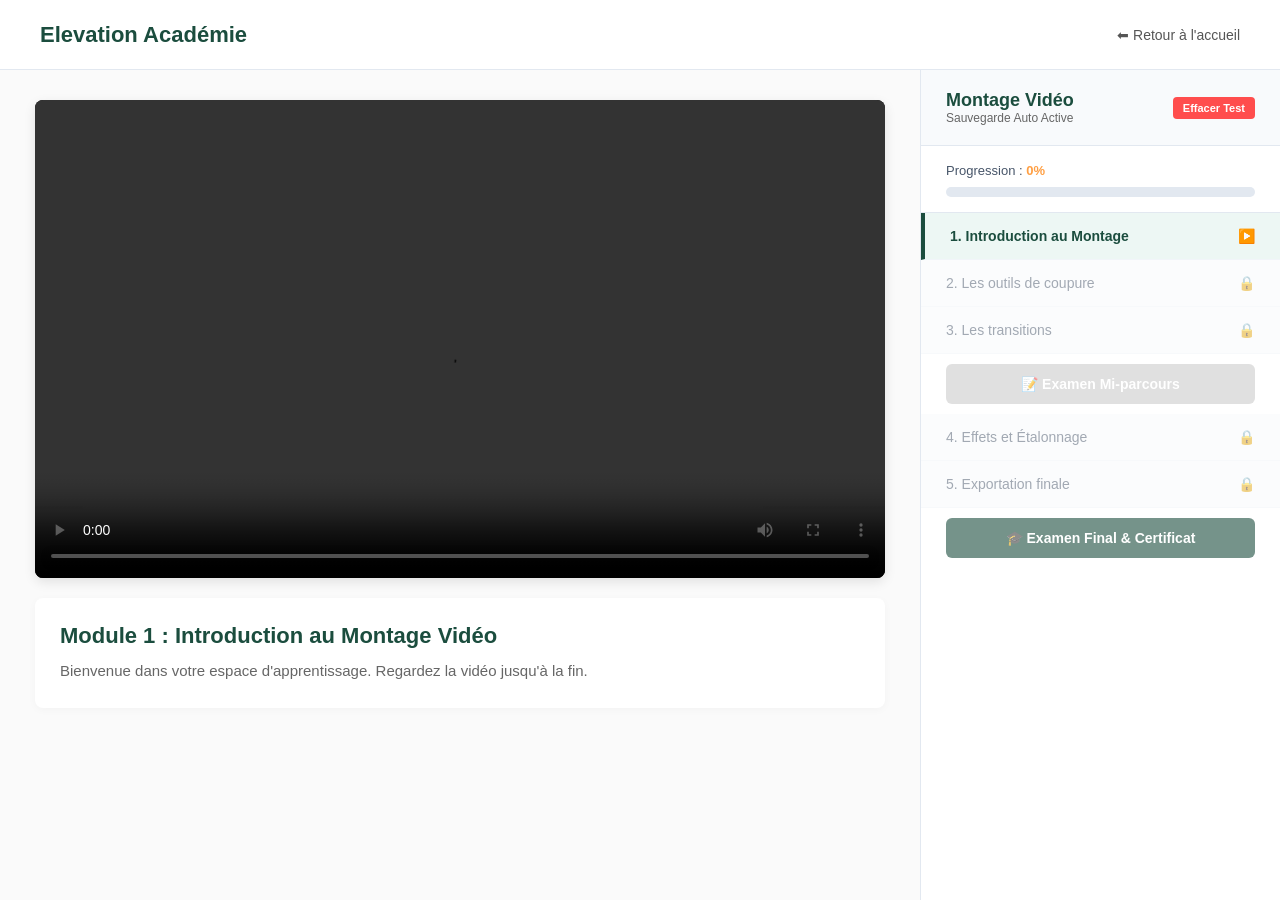
<file: montage-video.html>
<!DOCTYPE html>
<html lang="fr">
<head>
    <meta charset="UTF-8">
    <meta name="viewport" content="width=device-width, initial-scale=1.0">
    <title>Elevation Académie - Espace Cours (Mode Test Final)</title>
    <style>
        * { margin: 0; padding: 0; box-sizing: border-box; font-family: 'Segoe UI', Tahoma, Geneva, Verdana, sans-serif; }
        body { background-color: #f4f7f6; color: #333; display: flex; flex-direction: column; height: 100vh; overflow: hidden; }

        header {
            display: flex;
            justify-content: space-between;
            align-items: center;
            padding: 15px 40px;
            background-color: #ffffff;
            box-shadow: 0 2px 5px rgba(0,0,0,0.05);
            height: 70px;
            width: 100%;
            border-bottom: 1px solid #e2e8f0;
        }
        .logo { font-size: 22px; font-weight: bold; color: #1b4d3e; }
        header a { color: #555; text-decoration: none; font-size: 14px; font-weight: 500; }

        .main-container { display: flex; flex: 1; overflow: hidden; }

        .video-section { flex: 1; display: flex; flex-direction: column; background: #fafafa; overflow-y: auto; padding: 30px; }
        .video-wrapper { width: 100%; max-width: 850px; margin: 0 auto; aspect-ratio: 16/9; background: #000; border-radius: 8px; overflow: hidden; box-shadow: 0 4px 12px rgba(0,0,0,0.1); position: relative; }
        
        video { width: 100%; height: 100%; object-fit: cover; }
        
        .quiz-container { display: none; width: 100%; height: 100%; background: #ffffff; padding: 30px; overflow-y: auto; color: #333; }
        .quiz-container h2 { color: #1b4d3e; margin-bottom: 15px; font-size: 22px; }
        .quiz-question { margin-bottom: 20px; background: #f8fafc; padding: 15px; border-radius: 6px; }
        .quiz-question p { font-weight: 600; margin-bottom: 10px; }
        .quiz-options label { display: block; margin: 8px 0; cursor: pointer; font-size: 14px; }
        .btn-submit-quiz { background: #1b4d3e; color: white; border: none; padding: 10px 20px; border-radius: 5px; cursor: pointer; font-weight: bold; margin-top: 10px; }

        .video-description { width: 100%; max-width: 850px; margin: 20px auto 0 auto; background: white; padding: 25px; border-radius: 8px; box-shadow: 0 2px 8px rgba(0,0,0,0.03); }
        .video-description h1 { font-size: 22px; color: #1b4d3e; margin-bottom: 10px; }
        .video-description p { color: #666; font-size: 15px; line-height: 1.6; }

        .sidebar { width: 360px; background-color: #ffffff; display: flex; flex-direction: column; border-left: 1px solid #e2e8f0; }
        .sidebar-header { padding: 20px 25px; background: #f8fafc; border-bottom: 1px solid #e2e8f0; display: flex; justify-content: space-between; align-items: center; }
        .sidebar-header h2 { font-size: 18px; color: #1b4d3e; }
        
        .btn-reset { background: #ff4d4d; color: white; border: none; padding: 5px 10px; border-radius: 4px; font-size: 11px; cursor: pointer; font-weight: bold; }

        .progression-box { padding: 15px 25px; border-bottom: 1px solid #e2e8f0; background: #fff; }
        .barre-fond { background: #e2e8f0; border-radius: 10px; height: 10px; width: 100%; margin-top: 8px; overflow: hidden; }
        .barre-remplie { background: #ff9f43; height: 0%; width: 0%; transition: width 0.4s ease; }
        
        .liste-lecons { list-style: none; overflow-y: auto; flex: 1; }
        .lecon-item { padding: 15px 25px; border-bottom: 1px solid #f1f5f9; display: flex; align-items: center; justify-content: space-between; }
        .lecon-item.disponible { cursor: pointer; }
        .lecon-item.disponible:hover { background-color: #f8fafc; }
        .lecon-item.active { background-color: #edf7f4; border-left: 4px solid #1b4d3e; }
        .lecon-text { font-size: 14px; color: #475569; font-weight: 500; }
        .lecon-item.active .lecon-text { color: #1b4d3e; font-weight: 600; }
        .lecon-item.bloque { background-color: #f8fafc; opacity: 0.5; }
        .statut-icon { font-size: 14px; }

        .btn-sidebar-examen { background: #ff9f43; color: white; padding: 12px; margin: 10px 25px; border: none; border-radius: 6px; font-weight: bold; cursor: pointer; text-align: center; font-size: 14px; transition: 0.2s; display: block; width: calc(100% - 50px); }
        .btn-sidebar-examen:disabled { background: #ccc; cursor: not-allowed; opacity: 0.6; }
    </style>
</head>
<body>

    <header>
        <div class="logo">Elevation Académie</div>
        <nav><a href="index.html">⬅ Retour à l'accueil</a></nav>
    </header>

    <div class="main-container">
        
        <div class="video-section">
            <div class="video-wrapper">
                <video id="main-player" controls src="https://vjs.zencdn.net/v/oceans.mp4" onended="videoFini()"></video>
                
                <div id="quiz-box" class="quiz-container">
                    <h2 id="quiz-title">Examen Mi-parcours</h2>
                    <div id="quiz-content"></div>
                    <button class="btn-submit-quiz" onclick="verifierQuiz()">Soumettre mes réponses</button>
                </div>
            </div>
            
            <div class="video-description">
                <h1 id="video-title">Module 1 : Introduction au Montage Vidéo</h1>
                <p id="video-text">Bienvenue dans votre espace d'apprentissage. Regardez la vidéo jusqu'à la fin.</p>
            </div>
        </div>

        <div class="sidebar">
            <div class="sidebar-header">
                <div>
                    <h2>Montage Vidéo</h2>
                    <p style="font-size:12px; color:#666;">Sauvegarde Auto Active</p>
                </div>
                <button class="btn-reset" onclick="reinitialiserTout()">Effacer Test</button>
            </div>

            <div class="progression-box">
                <span style="font-size: 13px; color: #475569;">Progression : <strong id="prog-text" style="color:#ff9f43;">0%</strong></span>
                <div class="barre-fond"><div class="barre-remplie" id="prog-bar"></div></div>
            </div>

            <ul class="liste-lecons">
                <li id="lecon-1" class="lecon-item disponible active" onclick="cliquerLecon(1, 'https://vjs.zencdn.net/v/oceans.mp4', 'Module 1 : Introduction au Montage Vidéo', 'Découvrez les bases indispensables du montage vidéo.')">
                    <span class="lecon-text">1. Introduction au Montage</span>
                    <span class="statut-icon" id="icon-1">▶️</span>
                </li>
                
                <!-- Chanjman sous videyo pou evite bug bloka j -->
                <li id="lecon-2" class="lecon-item bloque" onclick="cliquerLecon(2, 'https://www.w3schools.com/html/mov_bbb.mp4', 'Module 2 : Les outils de coupure', 'Apprenez à couper vos rushs proprement.')">
                    <span class="lecon-text">2. Les outils de coupure</span>
                    <span class="statut-icon" id="icon-2">🔒</span>
                </li>
                
                <li id="lecon-3" class="lecon-item bloque" onclick="cliquerLecon(3, 'https://www.w3schools.com/html/movie.mp4', 'Module 3 : Maîtriser les transitions', 'Donnez du rythme à vos vidéos.')">
                    <span class="lecon-text">3. Les transitions</span>
                    <span class="statut-icon" id="icon-3">🔒</span>
                </li>

                <button id="exam-mi" class="btn-sidebar-examen" disabled onclick="lancerExamen('Mi-parcours')">📝 Examen Mi-parcours</button>

                <li id="lecon-4" class="lecon-item bloque" onclick="cliquerLecon(4, 'https://vjs.zencdn.net/v/oceans.mp4', 'Module 4 : Effets Spéciaux et Étalonnage', 'Sublimez vos images.')">
                    <span class="lecon-text">4. Effets et Étalonnage</span>
                    <span class="statut-icon" id="icon-4">🔒</span>
                </li>
                
                <li id="lecon-5" class="lecon-item bloque" onclick="cliquerLecon(5, 'https://www.w3schools.com/html/mov_bbb.mp4', 'Module 5 : Exportation et formats finaux', 'Apprenez à exporter votre projet.')">
                    <span class="lecon-text">5. Exportation finale</span>
                    <span class="statut-icon" id="icon-5">🔒</span>
                </li>

                <button id="exam-final" class="btn-sidebar-examen" style="background:#1b4d3e;" disabled onclick="lancerExamen('Final')">🎓 Examen Final & Certificat</button>
            </ul>
        </div>
    </div>

    <script>
        let leconActuelle = 1;
        let leconsTerminees = [false, false, false, false, false];
        let player = document.getElementById('main-player');
        let quizBox = document.getElementById('quiz-box');
        let currentQuizType = "";

        window.onload = function() {
            let doneSove = localStorage.getItem('elevation_progress_montage');
            if (doneSove) {
                leconsTerminees = JSON.parse(doneSove);
                for (let i = 1; i <= 5; i++) {
                    if (leconsTerminees[i-1]) {
                        document.getElementById('icon-' + i).innerText = "✅";
                        let pwochen = i + 1;
                        if(pwochen <= 5) {
                            document.getElementById('lecon-' + pwochen).classList.remove('bloque');
                            document.getElementById('lecon-' + pwochen).classList.add('disponible');
                            if(document.getElementById('icon-' + pwochen).innerText === "🔒") {
                                document.getElementById('icon-' + pwochen).innerText = "▶️";
                            }
                        }
                    }
                }
                if(leconsTerminees[2]) document.getElementById('exam-mi').disabled = false;
                if(leconsTerminees[4]) document.getElementById('exam-final').disabled = false;
                MajProgression();
            }
        };

        function soveNanBrowser() {
            localStorage.setItem('elevation_progress_montage', JSON.stringify(leconsTerminees));
        }

        function videoFini() {
            leconsTerminees[leconActuelle - 1] = true;
            document.getElementById('icon-' + leconActuelle).innerText = "✅";
            soveNanBrowser();
            
            let prochaineLecon = leconActuelle + 1;
            
            if (prochaineLecon <= 5) {
                let el = document.getElementById('lecon-' + prochaineLecon);
                el.classList.remove('bloque');
                el.classList.add('disponible');
                if (document.getElementById('icon-' + prochaineLecon).innerText === "🔒") {
                    document.getElementById('icon-' + prochaineLecon).innerText = "▶️";
                }
            }

            if(leconsTerminees[2]) document.getElementById('exam-mi').disabled = false;
            if(leconsTerminees[4]) document.getElementById('exam-final').disabled = false;

            MajProgression();
            alert("Félicitations ! Leçon validée.");
        }

        function cliquerLecon(num, lienVideo, titre, description) {
            let el = document.getElementById('lecon-' + num);
            if (el.classList.contains('bloque')) {
                alert("🔒 Cette leçon est verrouillée.");
                return;
            }

            player.style.display = "block";
            quizBox.style.display = "none";

            leconActuelle = num;
            document.getElementById('video-title').innerText = titre;
            document.getElementById('video-text').innerText = description;
            player.src = lienVideo;
            player.play(); 

            let items = document.querySelectorAll('.lecon-item');
            items.forEach(item => item.classList.remove('active'));
            el.classList.add('active');
        }

        function MajProgression() {
            let konte = leconsTerminees.filter(Boolean).length;
            let pouksantaj = Math.round((konte / 5) * 100);
            document.getElementById('prog-bar').style.width = pouksantaj + '%';
            document.getElementById('prog-text').innerText = pouksantaj + '%';
        }

        function lancerExamen(type) {
            currentQuizType = type;
            player.style.display = "none"; 
            quizBox.style.display = "block"; 
            
            document.getElementById('quiz-title').innerText = "📝 Examen " + type;
            
            let htmlQuiz = "";
            if(type === 'Mi-parcours') {
                htmlQuiz = `
                    <div class="quiz-question">
                        <p>1. Quel outil utilise-t-on pour couper une vidéo ?</p>
                        <div class="quiz-options">
                            <label><input type="radio" name="q1" value="A"> A) Texte</label>
                            <label><input type="radio" name="q1" value="B"> B) Cutter (Rasoir)</label>
                        </div>
                    </div>
                `;
            } else {
                htmlQuiz = `
                    <div class="quiz-question">
                        <p>1. Quel format d'exportation est idéal pour le Web ?</p>
                        <div class="quiz-options">
                            <label><input type="radio" name="q2" value="A"> A) AVI</label>
                            <label><input type="radio" name="q2" value="B"> B) MP4 (H.264)</label>
                        </div>
                    </div>
                `;
            }
            document.getElementById('quiz-content').innerHTML = htmlQuiz;
        }

        function verifierQuiz() {
            if(currentQuizType === 'Mi-parcours') {
                let reponse = document.querySelector('input[name="q1"]:checked');
                if(!reponse) return;
                if(reponse.value === "B") {
                    alert("Bravo ! Examen réussi.");
                } else { alert("Faux !"); return; }
            } else {
                let reponse = document.querySelector('input[name="q2"]:checked');
                if(!reponse) return;
                if(reponse.value === "B") {
                    alert("🎓 Félicitations ! Formation complétée !");
                } else { alert("Faux !"); return; }
            }
            quizBox.style.display = "none";
            player.style.display = "block";
        }

        function reinitialiserTout() {
            localStorage.removeItem('elevation_progress_montage');
            location.reload();
        }
    </script>
</body>
</html>
</file>
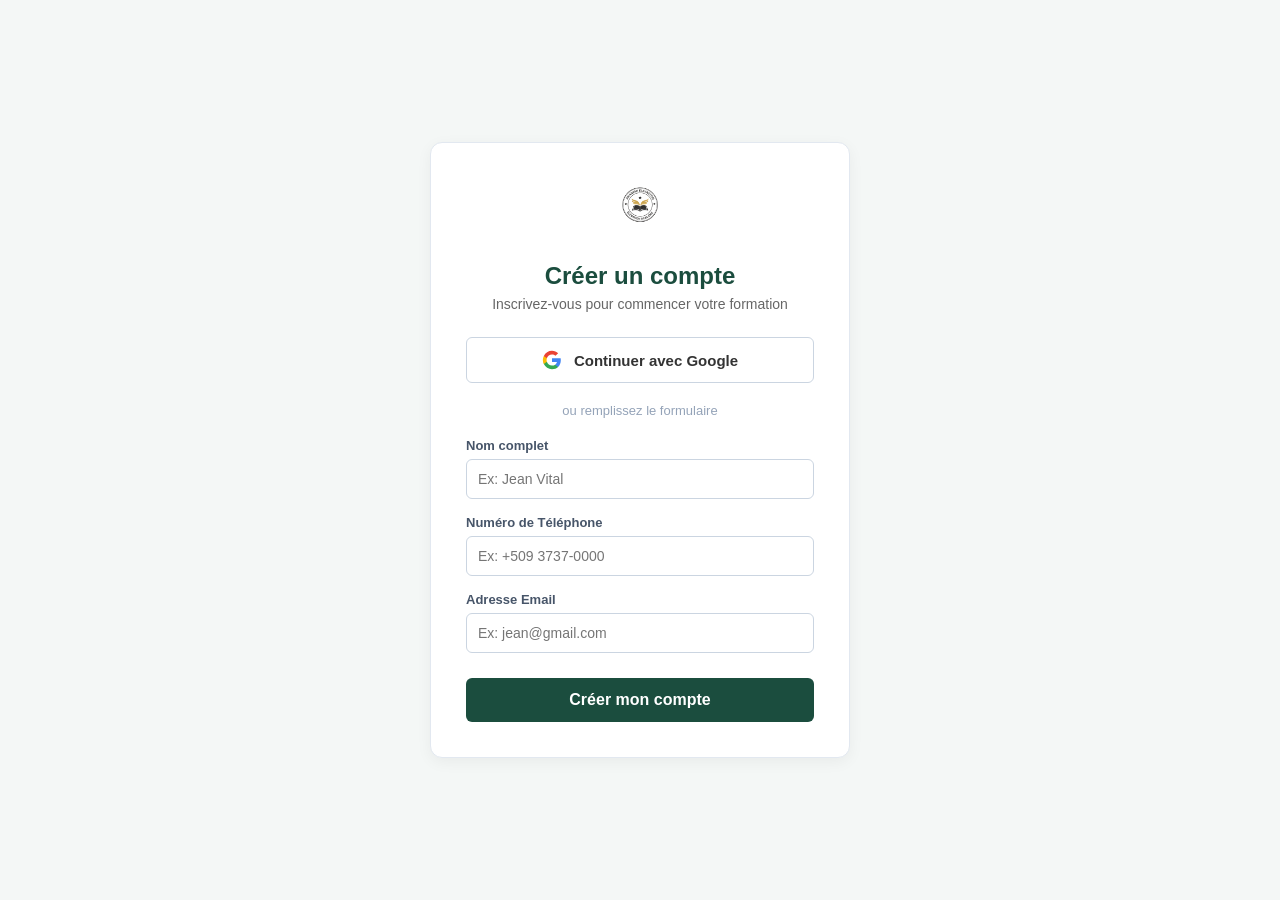
<file: signup.html>
<!DOCTYPE html>
<html lang="fr">
<head>
    <meta charset="UTF-8">
    <meta name="viewport" content="width=device-width, initial-scale=1.0">
    <title>Elevation Académie - Inscription</title>
    <style>
        * { margin: 0; padding: 0; box-sizing: border-box; font-family: 'Segoe UI', sans-serif; }
        body { background-color: #f4f7f6; display: flex; justify-content: center; align-items: center; min-height: 100vh; padding: 20px; }

        .signup-container { background: white; width: 100%; max-width: 420px; padding: 35px; border-radius: 12px; box-shadow: 0 4px 15px rgba(0,0,0,0.05); border: 1px solid #e2e8f0; }
        
        /* LOGO ELEVATION ANLÈ A */
        .logo-box { text-align: center; margin-bottom: 25px; }
        .logo-box img { height: 55px; object-fit: contain; }

        h2 { text-align: center; color: #1b4d3e; margin-bottom: 6px; font-size: 24px; }
        p.subtitle { text-align: center; font-size: 14px; color: #666; margin-bottom: 25px; }

        /* BOUTON GOOGLE */
        .btn-google { 
            width: 100%; 
            display: flex; 
            align-items: center; 
            justify-content: center; 
            gap: 12px; 
            background: white; 
            color: #333; 
            border: 1px solid #cbd5e1; 
            padding: 12px; 
            border-radius: 6px; 
            font-size: 15px; 
            font-weight: 600; 
            cursor: pointer; 
            margin-bottom: 20px;
            transition: background 0.2s;
        }
        .btn-google:hover { background: #f8fafc; }
        
        /* Grandeur du SVG Google */
        .btn-google svg { width: 20px; height: 20px; display: block; }

        .divider { text-align: center; color: #94a3b8; font-size: 13px; margin-bottom: 20px; }

        .form-group { margin-bottom: 16px; }
        .form-group label { display: block; font-size: 13px; font-weight: 600; color: #475569; margin-bottom: 6px; }
        .form-group input { width: 100%; padding: 11px; border: 1px solid #cbd5e1; border-radius: 6px; font-size: 14px; outline: none; }
        .form-group input:focus { border-color: #1b4d3e; }

        .btn-submit { display: block; text-align: center; background: #1b4d3e; color: white; border: none; padding: 13px; border-radius: 6px; font-weight: bold; width: 100%; font-size: 16px; cursor: pointer; transition: background 0.2s; margin-top: 25px; }
        .btn-submit:hover { background: #13382d; }
    </style>
</head>
<body>

    <div class="signup-container">
        
        <!-- LOGO ELEVATION ACADÉMIE -->
        <div class="logo-box">
            <img src="logo png.png" alt="Elevation Académie">
        </div>

        <h2>Créer un compte</h2>
        <p class="subtitle">Inscrivez-vous pour commencer votre formation</p>

        <!-- BOUTON GOOGLE AVEC LOGO VEKTORYÈL EN KOULÈ (SVG) -->
        <button class="btn-google" onclick="connexionGoogle()">
            <svg viewBox="0 0 24 24" xmlns="http://www.w3.org/2000/svg">
                <path d="M22.56 12.25c0-.78-.07-1.53-.2-2.25H12v4.26h5.92c-.26 1.37-1.04 2.53-2.21 3.31v2.77h3.57c2.08-1.92 3.28-4.74 3.28-8.09z" fill="#4285F4"/>
                <path d="M12 23c2.97 0 5.46-.98 7.28-2.66l-3.57-2.77c-.98.66-2.23 1.06-3.71 1.06-2.86 0-5.29-1.93-6.16-4.53H2.18v2.84C3.99 20.53 7.7 23 12 23z" fill="#34A853"/>
                <path d="M5.84 14.09c-.22-.66-.35-1.36-.35-2.09s.13-1.43.35-2.09V7.06H2.18C1.43 8.55 1 10.22 1 12s.43 3.45 1.18 4.94l2.85-2.22.81-.63z" fill="#FBBC05"/>
                <path d="M12 5.38c1.62 0 3.06.56 4.21 1.64l3.15-3.15C17.45 2.09 14.97 1 12 1 7.7 1 3.99 3.47 2.18 7.06l3.66 2.84c.87-2.6 3.3-4.52 6.16-4.52z" fill="#EA4335"/>
            </svg>
            Continuer avec Google
        </button>

        <div class="divider">ou remplissez le formulaire</div>

        <!-- FÒM ENSKRIPSYON -->
        <form onsubmit="sauvegarderEtudiant(event)">
            <div class="form-group">
                <label>Nom complet</label>
                <input type="text" id="student-name" placeholder="Ex: Jean Vital" required>
            </div>
            <div class="form-group">
                <label>Numéro de Téléphone</label>
                <input type="tel" placeholder="Ex: +509 3737-0000" required>
            </div>
            <div class="form-group">
                <label>Adresse Email</label>
                <input type="email" placeholder="Ex: jean@gmail.com" required>
            </div>
            
            <button type="submit" class="btn-submit">Créer mon compte</button>
        </form>
    </div>

    <script>
        function connexionGoogle() {
            let confirmation = confirm("Voulez-vous vous connecter rapidement avec votre compte Google ?");
            if (confirmation) {
                localStorage.setItem('elevation_user_name', "Étudiant Google");
                alert("Connexion réussie avec Google !");
                window.location.href = "dashboard.html";
            }
        }

        function sauvegarderEtudiant(event) {
            event.preventDefault();
            let nomEntre = document.getElementById('student-name').value;
            localStorage.setItem('elevation_user_name', nomEntre);
            alert("Compte créé avec succès ! Bienvenue.");
            window.location.href = "dashboard.html";
        }
    </script>

</body>
</html>
</file>
